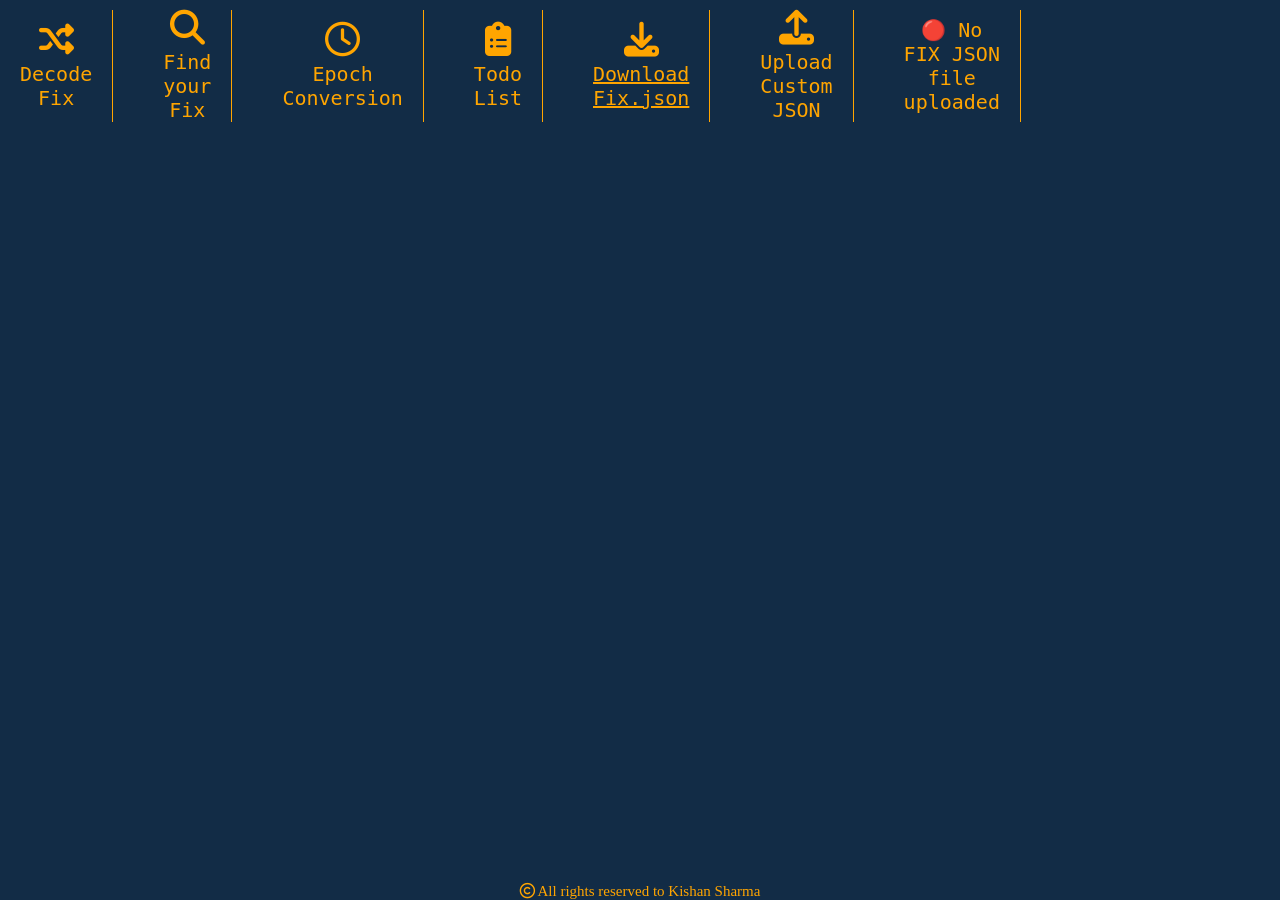
<file: index.html>
<!DOCTYPE html>
<html lang="en">
<!-- making a hot fix over here -->
    <!-- Making new chnages over here  -->
<head>
    <meta charset="UTF-8">
    <meta name="viewport" content="width=device-width, initial-scale=1.0">

    <!-- Font Awesome -->
    <link rel="stylesheet" href="https://cdnjs.cloudflare.com/ajax/libs/font-awesome/6.5.1/css/all.min.css">

    <title>FixTagX</title>
    <link rel="stylesheet" href="customFix.css">
    <script src="customFix.js" defer></script>
</head>

<body>
    <div class="Nav">

        <div class="A">
            <section id="Fix_Convertor">
                <i class="fa-solid fa-shuffle" onclick="updateIframe('DecodeFix.html')"></i>
                <p>Decode Fix</p>
            </section>

            <section id="Find_Fix">
                <i class="fa-solid fa-magnifying-glass" onclick="updateIframe('Find_your_fix.html')"></i>
                <p>Find your Fix </p>
            </section>

            <section id="Epoch_Conversion">
                <i class="fa-regular fa-clock" onclick="updateIframe('Epoch_Convertor.html')"></i>
                <p>Epoch Conversion </p>
            </section>

            <section id="Todo">
                <i class="fa-solid fa-clipboard-list" onclick="updateIframe('toDoList.html')"></i>
                <p>Todo List</p>
            </section>


            <section id="download">
                <a href="ioi_configurations.html" download>
                    <i class="fa-solid fa-download"></i>
                    <p>Download Fix.json</p>
                </a>
            </section>

            <section id="userInputFile">
                <input type="file" id="jsonUploader" accept=".json" style="display:none">
                <i class="fa-solid fa-upload" onclick="triggerUpload()"></i>
                <p>Upload Custom JSON</p>
                <span class="Tool-Tip">**Refresh requried after Upload</span>
            </section>

            <section>
                <p id="uploadStatus"></p>
            </section>
        </div>
    </div>

    <div class="mainContainer">
        <iframe src="" frameborder="0" id="innerFrame">

        </iframe>
    </div>

    <footer>
        <i class="fa-regular fa-copyright"></i>
        <span>All rights reserved to Kishan Sharma</span>
    </footer>

</body>


</html>
</file>
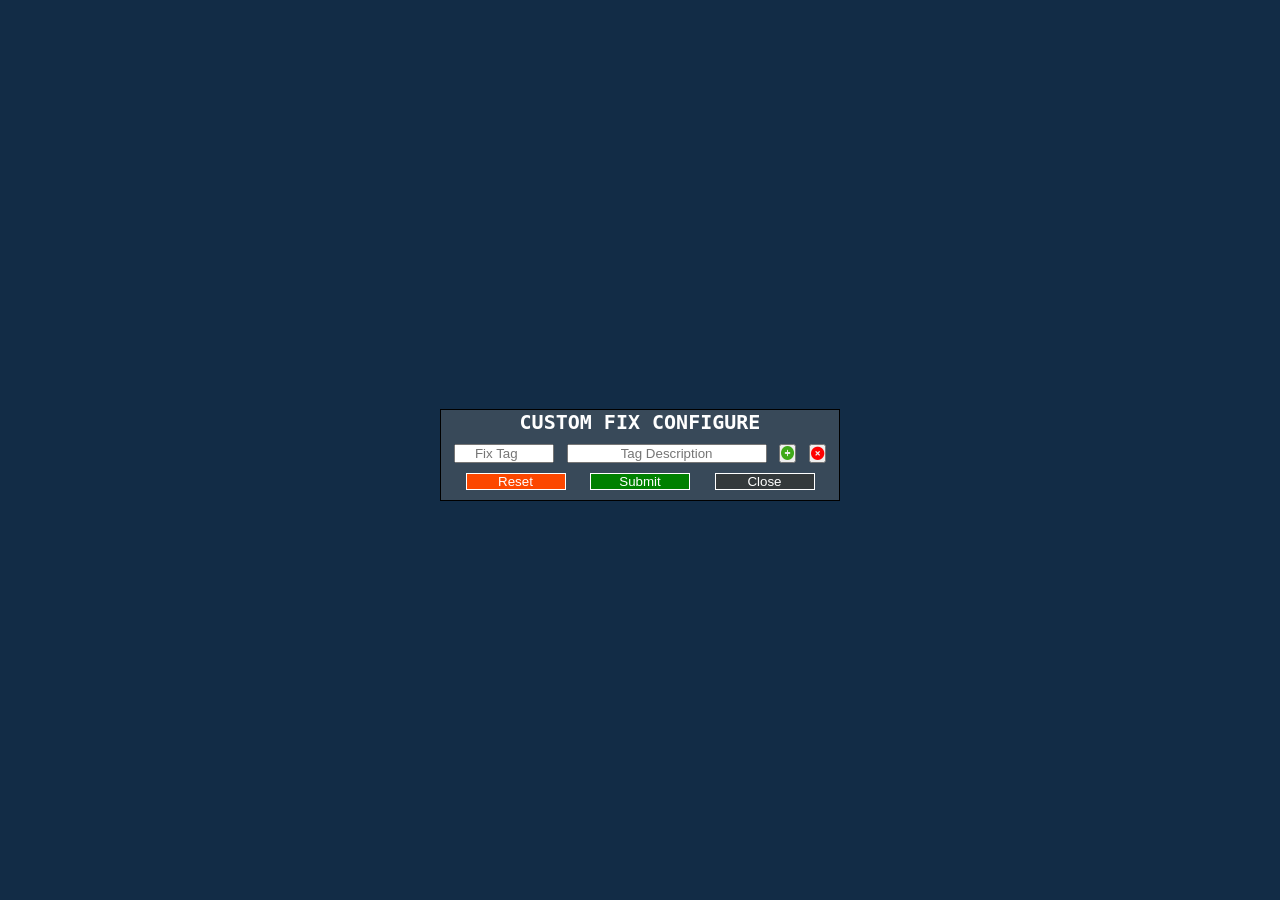
<file: customFix.html>
<!DOCTYPE html>
<html lang="en">

<head>
    <meta charset="UTF-8">
    <meta name="viewport" content="width=device-width, initial-scale=1.0">
    <title>Custom Fix GUI</title>

    <link rel="stylesheet" href="customFix.css">

    <!-- Font Awesome CDN -->
    <link rel="stylesheet" href="https://cdnjs.cloudflare.com/ajax/libs/font-awesome/6.5.1/css/all.min.css">

    <script src="customFix.js" defer></script>
</head>

<body>

    <div class="customFix">
        <h4>CUSTOM FIX CONFIGURE</h4>

        <section class="customFix-A">
            <input type="number" id="Fix_Tag" placeholder="Fix Tag" min="1">
            <input type="text" id="Fix_Tag_desc" placeholder="Tag Description">

            <button id="increment" onclick="increment()">
                <i class="fa-solid fa-circle-plus" style="color:#3fa919;"></i>
            </button>

            <button id="decrement" onclick="decrement()">
                <i class="fa-sharp fa-solid fa-circle-xmark" style="color: #ff0000;"></i>
            </button>
        </section>

        <section class="customFix-B">
            

            <div class="Operations">
                <button id="Reset">Reset</button>
                <button id="Submit">Submit</button>
                <button id="Close">Close</button>
            </div>
        </section>

    </div>

</body>

</html>
</file>
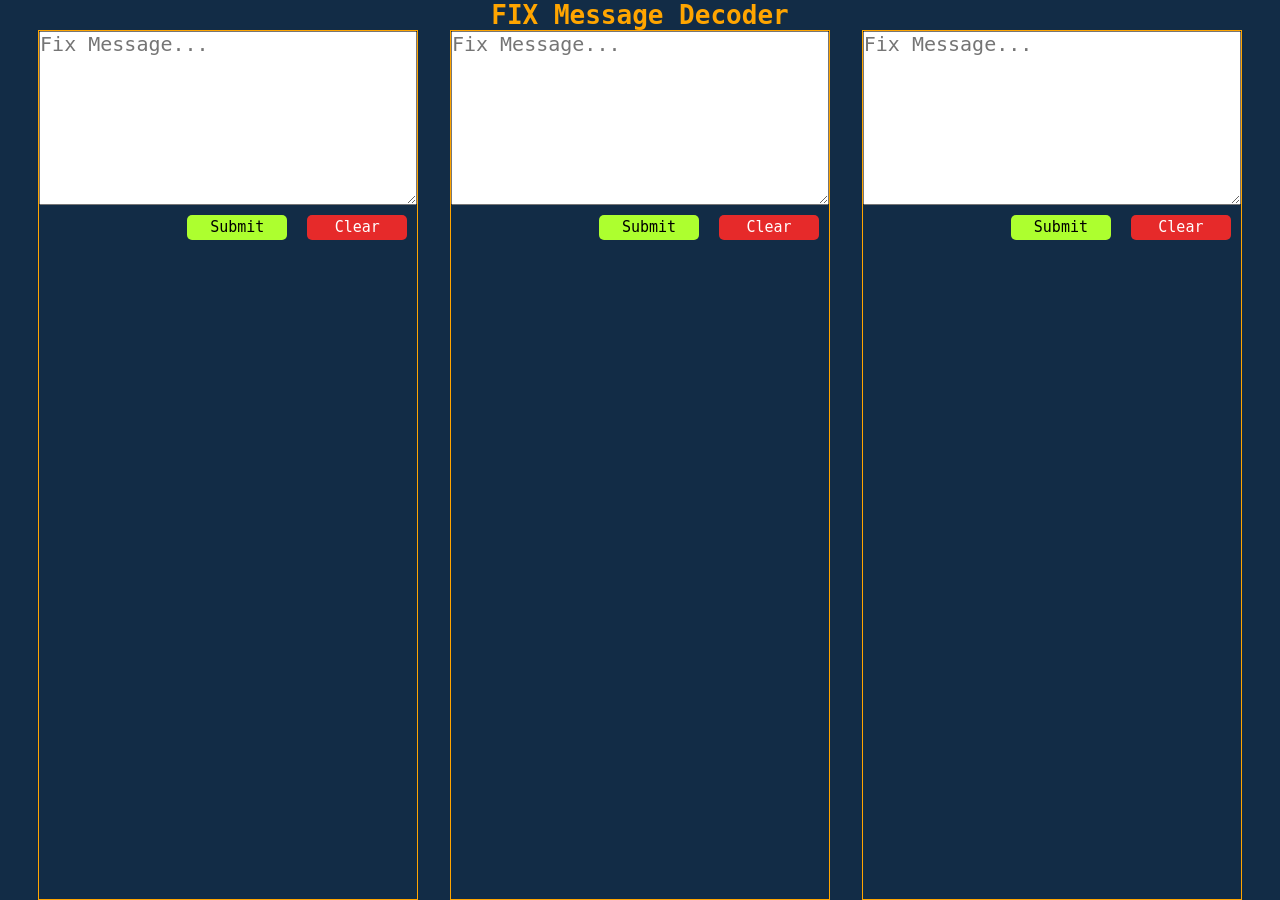
<file: DecodeFix.html>
<!DOCTYPE html>
<html lang="en">

<head>
  <meta charset="UTF-8">
  <meta name="viewport" content="width=device-width, initial-scale=1.0">
  <title>FIX Decoder</title>
  <script src="DecodeFix.js" defer></script>
  <style>
    * {
      margin: 0;
      padding: 0;
      box-sizing: border-box;
      font-family: monospace;
    }

    body {
      background-color: #122c46;
      width: 100vw;
      height: 100vh;
      display: flex;
      flex-direction: column;
      align-items: center;
      overflow: hidden;
    }

    h1 {
      text-align: center;
      color: orange;
    }

    .MainBox {
      width: 99vw;
      height: 100vh;
      display: flex;
      align-items: center;
      justify-content: space-evenly;
    }

    .Box {
      border: 1px solid orange;
      width: 30%;
      height: 100%;
      display: flex;
      flex-direction: column;
    }

    .Box:focus {
      border-color: orange;
      box-shadow: 0 0 20px orange;
    }

    .Box textarea {
      width: 100%;
      height: 20%;
      font-size: 20px;
    }

    .btns {
      margin: 10px;
      display: flex;
      justify-content: end;
      gap: 20px;
    }

    .btns button {
      width: 100px;
      height: 25px;
      font-size: 15px;
      border: none;
      border-radius: 5px;
    }

    .Box button:hover {
      width: 110px;
      height: 30px;
      border: 2px solid white;
    }

    .tagDescription {
      flex: 1; /* take remaining space */
      overflow-y: auto; /* scrollable */
      display: flex;
      flex-direction: column;
    }

    .records {
      margin: 0;
      color: black;
      width: 100%;
      font-size: 18px;
      border-bottom: 1px solid black;
      font-weight: bold;
      padding: 5px;
    }

    .records.even {
      background-color: #74b1ee;
    }

    .records.odd {
      background-color: #BDDDFC;
    }

    .records:hover {
      background-color: rgba(255, 166, 0, 0.932);
      color: black;
      cursor: pointer;
    }

    .submit {
      background-color: greenyellow;
    }

    .clear {
      background-color: rgb(230, 42, 42);
      color: white;
    }
  </style>
</head>

<body>
  <h1>FIX Message Decoder</h1>
  <div class="MainBox">

    <div class="Box" tabindex="0">
      <textarea placeholder="Fix Message..." id="inputA"></textarea>
      <section class="btns">
        <button onclick="convertMessage('inputA','outputA')" class="submit">Submit</button>
        <button class="clear" onclick="clearTextArea('inputA','outputA')">Clear</button>
      </section>
      <section class="tagDescription" id="outputA"></section>
    </div>

    <div class="Box" tabindex="0">
      <textarea placeholder="Fix Message..." id="inputB"></textarea>
      <section class="btns">
        <button onclick="convertMessage('inputB','outputB')" class="submit">Submit</button>
        <button class="clear" onclick="clearTextArea('inputB','outputB')">Clear</button>
      </section>
      <section class="tagDescription" id="outputB"></section>
    </div>

    <div class="Box" tabindex="0">
      <textarea placeholder="Fix Message..." id="inputC"></textarea>
      <section class="btns">
        <button onclick="convertMessage('inputC','outputC')" class="submit">Submit</button>
        <button class="clear" onclick="clearTextArea('inputC','outputC')">Clear</button>
      </section>
      <section class="tagDescription" id="outputC"></section>
    </div>

  </div>

</body>

</html>
</file>
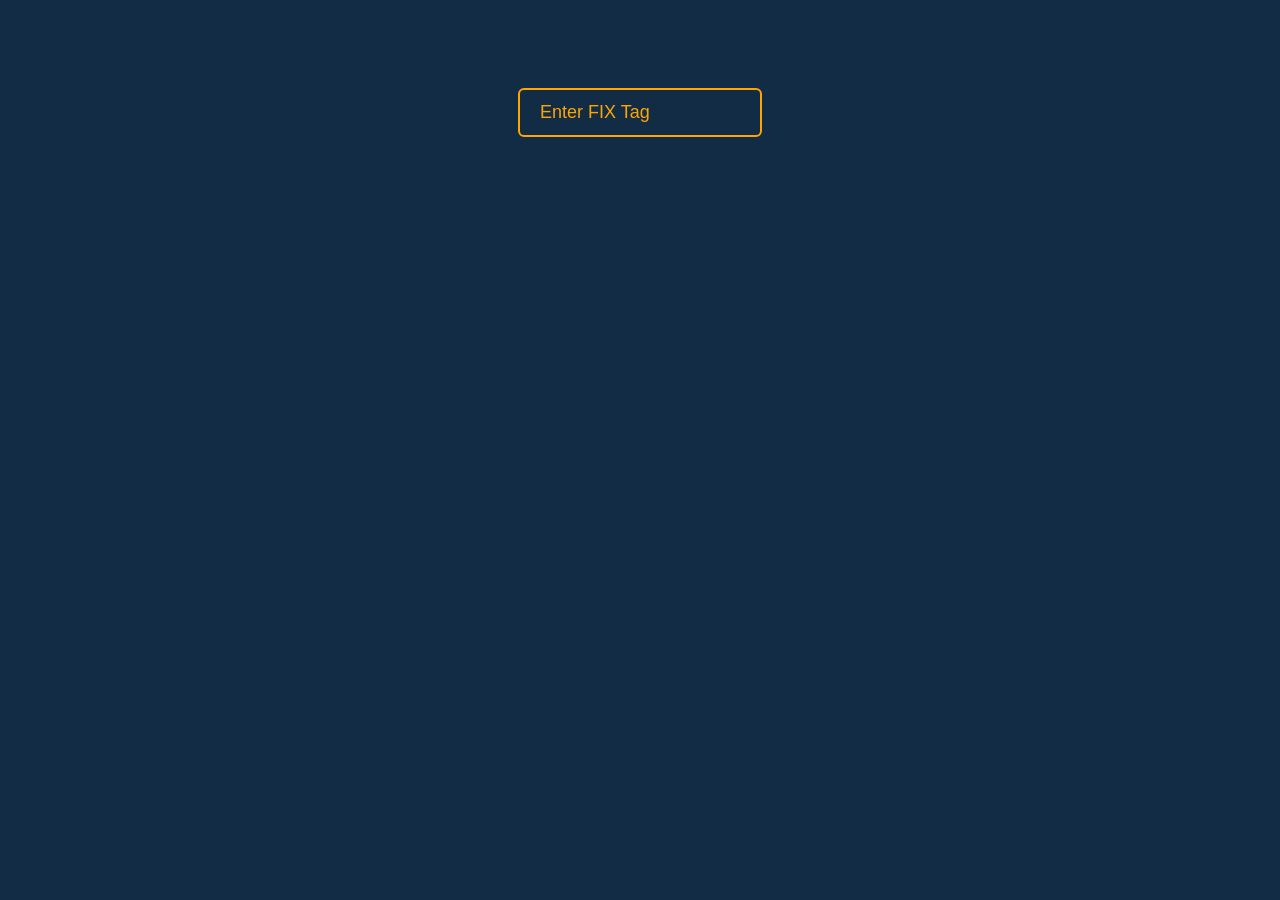
<file: Find_your_fix.html>
<!DOCTYPE html>
<html lang="en">
<head>
  <meta charset="UTF-8" />
  <title>Find You Fix</title>
  <style>
    body {
      font-family: 'Segoe UI', sans-serif;
      background-color: #122c46;
      color: orange;
      padding: 60px 20px;
      text-align: center;
    }

    h1 {
      font-family: monospace;
      margin-bottom: 30px;
      font-size: 2.5em;
      /* Removed text-shadow */
    }

    .input-group {
      margin: 20px auto;
    }

    input[type="number"] {
      padding: 12px 20px;
      font-size: 18px;
      width: 200px;
      border: 2px solid orange;
      border-radius: 6px;
      background-color: #122c46;
      color: orange;
      outline: none;
      transition: border-color 0.3s ease, box-shadow 0.3s ease;
    }

    input[type="number"]::placeholder {
      color: orange;
    }

    input[type="number"]:focus {
      border-color: orange;
      box-shadow: 0 0 8px orange;
      background-color: #122c46;
    }
  </style>
</head>
<body>
  <div class="input-group">
    <input
      type="number"
      id="tag1"
      placeholder="Enter FIX Tag"
      onkeydown="handleEnter(event, 1)"
      autocomplete="off"
      spellcheck="false"
    />
  </div>

  <script>
    let win1 = null;

    function handleEnter(event, inputNumber) {
      if (event.key === 'Enter') {
        const tagValue = document.getElementById('tag' + inputNumber).value.trim();
        if (!tagValue) return;

        const url = `https://www.onixs.biz/fix-dictionary/4.4/tagNum_${tagValue}.html`;

        const screenLeft = window.screenLeft !== undefined ? window.screenLeft : screen.left;
        const screenTop = window.screenTop !== undefined ? window.screenTop : screen.top;
        const width = 600;
        const height = 600;

        const left = screenLeft + (window.innerWidth / 2) - (width / 2);
        const top = screenTop + 250;

        const windowOptions = `width=${width},height=${height},top=${top},left=${left}`;

        if (win1 && !win1.closed) {
          win1.location.href = url;
        } else {
          win1 = window.open(url, 'fixTag1', windowOptions);
        }
      }
    }

    document.addEventListener('click', () => {
      if (win1 && !win1.closed) {
        win1.close();
        win1 = null;
      }
    });
  </script>

</body>
</html>
</file>
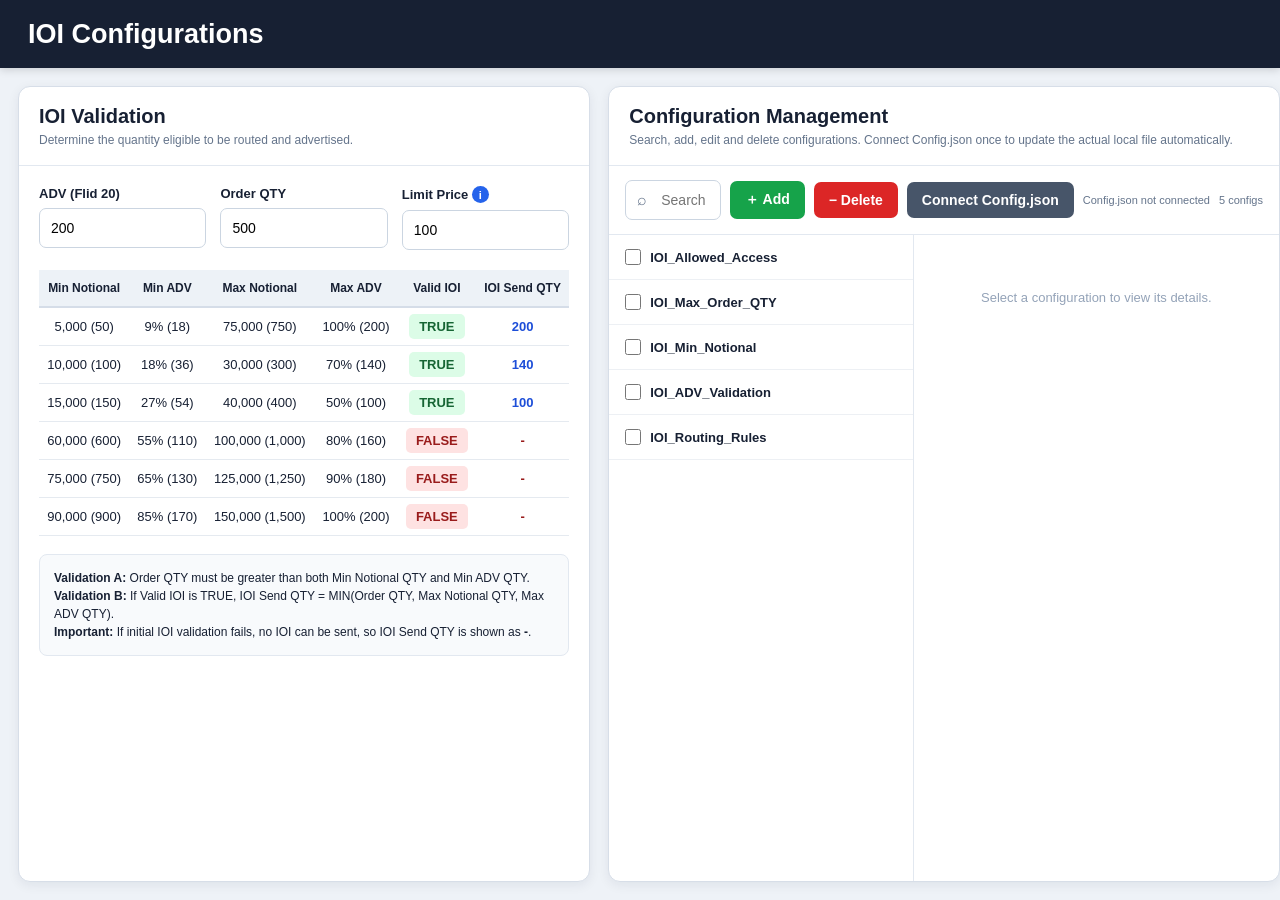
<file: ioi_configurations.html>
<!DOCTYPE html>
<html lang="en">

<head>
    <meta charset="UTF-8">
    <meta name="viewport" content="width=device-width, initial-scale=1.0">
    <title>IOI Configurations</title>
    <style>
        * {
            box-sizing: border-box
        }

        body {
            margin: 0;
            font-family: Arial, Helvetica, sans-serif;
            background: #eef2f7;
            color: #172033
        }

        header {
            height: 68px;
            background: #172033;
            color: #fff;
            display: flex;
            align-items: center;
            padding: 0 28px;
            font-size: 27px;
            font-weight: 700;
            box-shadow: 0 2px 8px rgba(0, 0, 0, .15)
        }

        .page {
            height: calc(100vh - 68px);
            padding: 18px;
            display: grid;
            grid-template-columns: 46% 54%;
            gap: 18px
        }

        .panel {
            background: #fff;
            border: 1px solid #d7dee8;
            border-radius: 12px;
            box-shadow: 0 3px 12px rgba(20, 35, 55, .07);
            overflow: hidden;
            min-height: 0
        }

        .panel-head {
            padding: 18px 20px;
            border-bottom: 1px solid #e2e8f0
        }

        .panel-title {
            font-size: 20px;
            font-weight: 700
        }

        .panel-sub {
            font-size: 12px;
            color: #64748b;
            margin-top: 5px
        }

        .left-body {
            padding: 20px;
            overflow: auto;
            height: calc(100% - 70px)
        }

        .inputs {
            display: grid;
            grid-template-columns: 1fr 1fr 1fr;
            gap: 14px
        }

        label {
            display: block;
            font-size: 13px;
            font-weight: 700;
            margin-bottom: 7px
        }

        input {
            width: 100%;
            padding: 11px;
            border: 1px solid #cbd5e1;
            border-radius: 7px;
            font-size: 14px;
            outline: none
        }

        input:focus {
            border-color: #2563eb;
            box-shadow: 0 0 0 3px rgba(37, 99, 235, .1)
        }

        textarea {
            width: 100%;
            min-height: 135px;
            resize: vertical;
            padding: 11px 12px;
            border: 1px solid #cbd5e1;
            border-radius: 7px;
            font-family: Arial, Helvetica, sans-serif;
            font-size: 14px;
            line-height: 1.45;
            outline: none;
            overflow: auto;
        }

        textarea:focus {
            border-color: #2563eb;
            box-shadow: 0 0 0 3px rgba(37, 99, 235, .1);
        }

        .tooltip {
            position: relative;
            display: inline-flex;
            width: 17px;
            height: 17px;
            align-items: center;
            justify-content: center;
            border-radius: 50%;
            background: #2563eb;
            color: white;
            font-size: 11px;
            cursor: help
        }

        .tooltip span {
            visibility: hidden;
            opacity: 0;
            position: absolute;
            left: 24px;
            top: -7px;
            width: 285px;
            background: #172033;
            color: #fff;
            padding: 10px;
            border-radius: 7px;
            font-size: 12px;
            line-height: 1.4;
            font-weight: 400;
            z-index: 10
        }

        .tooltip:hover span {
            visibility: visible;
            opacity: 1
        }

        table {
            width: 100%;
            border-collapse: collapse;
            margin-top: 20px
        }

        th {
            background: #edf2f7;
            padding: 11px 7px;
            font-size: 12px;
            border-bottom: 2px solid #d5dde8
        }

        td {
            padding: 11px 7px;
            text-align: center;
            border-bottom: 1px solid #e5eaf0;
            font-size: 13px
        }

        .valid {
            background: #dcfce7;
            color: #166534;
            border-radius: 5px;
            padding: 5px 10px;
            font-weight: 800
        }

        .invalid {
            background: #fee2e2;
            color: #991b1b;
            border-radius: 5px;
            padding: 5px 10px;
            font-weight: 800
        }

        .send {
            font-weight: 800;
            color: #1d4ed8
        }

        .dash {
            color: #991b1b;
            font-weight: 800
        }

        .logic {
            margin-top: 18px;
            background: #f8fafc;
            border: 1px solid #e2e8f0;
            border-radius: 8px;
            padding: 14px;
            font-size: 12px;
            line-height: 1.5
        }

        .right {
            display: flex;
            flex-direction: column;
            min-height: 0
        }

        .config-toolbar {
            padding: 14px 16px;
            border-bottom: 1px solid #e2e8f0;
            display: flex;
            gap: 9px;
            align-items: center
        }

        .search {
            flex: 1;
            position: relative
        }

        .search input {
            padding-left: 35px
        }

        .search-icon {
            position: absolute;
            left: 12px;
            top: 11px;
            color: #64748b
        }

        .btn {
            border: 0;
            border-radius: 7px;
            padding: 10px 15px;
            font-weight: 800;
            cursor: pointer;
            color: white;
            font-size: 14px
        }

        .add {
            background: #16a34a
        }

        .delete {
            background: #dc2626
        }

        .save {
            background: #2563eb
        }

        .import {
            background: #475569
        }

        .btn:hover {
            filter: brightness(.94)
        }

        .config-layout {
            display: grid;
            grid-template-columns: 1fr 1.2fr;
            min-height: 0;
            flex: 1
        }

        .config-list {
            border-right: 1px solid #e2e8f0;
            overflow: auto
        }

        .config-item {
            padding: 14px 16px;
            border-bottom: 1px solid #edf0f4;
            display: flex;
            align-items: center;
            gap: 9px;
            cursor: pointer
        }

        .config-item:hover {
            background: #f8fafc
        }

        .config-item.selected {
            background: #eaf2ff;
            border-left: 4px solid #2563eb;
            padding-left: 12px
        }

        .config-item input {
            width: 16px;
            height: 16px;
            margin: 0;
            flex: 0 0 16px
        }

        .config-name {
            font-size: 13px;
            font-weight: 700;
            word-break: break-word
        }

        .details {
            padding: 20px;
            overflow: auto
        }

        .detail-title {
            font-size: 18px;
            font-weight: 800;
            margin-bottom: 18px
        }

        .detail-row {
            margin-bottom: 17px
        }

        .detail-label {
            font-size: 11px;
            text-transform: uppercase;
            color: #64748b;
            font-weight: 800;
            margin-bottom: 6px
        }

        .detail-value {
            background: #f8fafc;
            border: 1px solid #e2e8f0;
            border-radius: 7px;
            padding: 11px;
            font-size: 14px;
            min-height: 40px
        }

        .empty {
            padding: 35px 20px;
            text-align: center;
            color: #94a3b8;
            font-size: 13px
        }

        .modal-bg {
            display: none;
            position: fixed;
            inset: 0;
            background: rgba(15, 23, 42, .45);
            align-items: center;
            justify-content: center;
            z-index: 100
        }

        .modal {
            width: 520px;
            max-width: 92%;
            background: white;
            border-radius: 12px;
            padding: 22px;
            box-shadow: 0 12px 40px rgba(0, 0, 0, .25)
        }

        .modal h2 {
            margin: 0 0 18px
        }

        .modal-row {
            margin-bottom: 13px
        }

        .modal-actions {
            display: flex;
            justify-content: flex-end;
            gap: 9px;
            margin-top: 18px
        }

        .cancel {
            background: #64748b
        }

        .status {
            font-size: 11px;
            color: #64748b;
            margin-left: auto;
            white-space: nowrap
        }

        .hidden-file {
            display: none
        }

        @media(max-width:1000px) {
            .page {
                height: auto;
                grid-template-columns: 1fr
            }

            .config-layout {
                min-height: 600px
            }
        }
    </style>
</head>

<body>

    <header>IOI Configurations</header>

    <div class="page">

        <!-- LEFT: IOI VALIDATION -->
        <section class="panel">
            <div class="panel-head">
                <div class="panel-title">IOI Validation</div>
                <div class="panel-sub">Determine the quantity eligible to be routed and advertised.</div>
            </div>

            <div class="left-body">
                <div class="inputs">
                    <div>
                        <label>ADV (Flid 20)</label>
                        <input id="adv" type="number" min="0" step="any" value="200" oninput="calculateIOI()">
                    </div>
                    <div>
                        <label>Order QTY</label>
                        <input id="orderQty" type="number" min="0" step="any" value="500" oninput="calculateIOI()">
                    </div>
                    <div>
                        <label>Limit Price
                            <span class="tooltip">i
                                <span>If MKT order, enter Last Price, Mid Price, or Close Price for the notional
                                    calculation.</span>
                            </span>
                        </label>
                        <input id="price" type="number" min="0" step="any" value="100" oninput="calculateIOI()">
                    </div>
                </div>

                <table>
                    <thead>
                        <tr>
                            <th>Min Notional</th>
                            <th>Min ADV</th>
                            <th>Max Notional</th>
                            <th>Max ADV</th>
                            <th>Valid IOI</th>
                            <th>IOI Send QTY</th>
                        </tr>
                    </thead>
                    <tbody id="ioiBody"></tbody>
                </table>

                <div class="logic">
                    <b>Validation A:</b> Order QTY must be greater than both Min Notional QTY and Min ADV QTY.<br>
                    <b>Validation B:</b> If Valid IOI is TRUE, IOI Send QTY = MIN(Order QTY, Max Notional QTY, Max ADV
                    QTY).<br>
                    <b>Important:</b> If initial IOI validation fails, no IOI can be sent, so IOI Send QTY is shown as
                    <b>-</b>.
                </div>
            </div>
        </section>

        <!-- RIGHT: CONFIGURATION MANAGEMENT -->
        <section class="panel right">
            <div class="panel-head">
                <div class="panel-title">Configuration Management</div>
                <div class="panel-sub">Search, add, edit and delete configurations. Connect Config.json once to update
                    the actual local file automatically.</div>
            </div>

            <div class="config-toolbar">
                <div class="search">
                    <span class="search-icon">⌕</span>
                    <input id="search" type="text" placeholder="Search configuration name..." oninput="filterConfigs()">
                </div>
                <button class="btn add" onclick="openAddModal()">＋ Add</button>
                <button class="btn delete" onclick="deleteSelected()">− Delete</button>
                <button class="btn import" onclick="connectConfigFile()">Connect Config.json</button>
                <span id="fileStatus" class="status">Config.json not connected</span>
                <span id="status" class="status">5 configs</span>
            </div>

            <div class="config-layout">
                <div class="config-list" id="configList"></div>

                <div class="details" id="details">
                    <div class="empty">Select a configuration to view its details.</div>
                </div>
            </div>
        </section>

    </div>

    <!-- ADD / EDIT MODAL -->
    <div class="modal-bg" id="modalBg">
        <div class="modal">
            <h2 id="modalTitle">Add Configuration</h2>

            <div class="modal-row">
                <label>Config Name</label>
                <input id="cfgName" type="text" placeholder="e.g. IOI_Allowed_Access">
            </div>

            <div class="modal-row">
                <label>Config Level</label>
                <input id="cfgLevel" type="text" placeholder="e.g. ACCOUNT">
            </div>

            <div class="modal-row">
                <label>Config Description</label>
                <textarea id="cfgDescription" rows="6" placeholder="Configuration description"></textarea>
            </div>

            <div class="modal-actions">
                <button class="btn cancel" onclick="closeModal()">Cancel</button>
                <button class="btn save" onclick="saveConfig()">Save</button>
            </div>
        </div>
    </div>

    <script>
        /*
        LOCAL FILE WORKFLOW:
        The user connects Config.json once using the browser file picker.
        The File System Access API then keeps a file handle and writes
        changes directly back to that SAME Config.json after Add/Edit/Delete.
        
        No repeated download is required.
        
        If the browser does not support the File System Access API, the page
        shows a clear message instead of pretending that the file was updated.
        */

        let configs = [
            {
                "Name": "IOI_Allowed_Access",
                "Config Level": "ACCOUNT",
                "Config description": "Controls whether IOI access is allowed for an account."
            },
            {
                "Name": "IOI_Max_Order_QTY",
                "Config Level": "ORDER",
                "Config description": "Defines the maximum order quantity allowed for IOI processing."
            },
            {
                "Name": "IOI_Min_Notional",
                "Config Level": "ORDER",
                "Config description": "Defines the minimum notional threshold used during IOI validation."
            },
            {
                "Name": "IOI_ADV_Validation",
                "Config Level": "SECURITY",
                "Config description": "Controls ADV based validation and advertised quantity limits."
            },
            {
                "Name": "IOI_Routing_Rules",
                "Config Level": "ROUTING",
                "Config description": "Defines routing related rules used when an IOI is eligible for sending."
            }
        ];

        let selectedIndex = null;
        let editingIndex = null;

        function num(id) {
            const v = parseFloat(document.getElementById(id).value);
            return Number.isFinite(v) ? v : 0;
        }

        function fmt(v) {
            if (!Number.isFinite(v)) return "0";
            return Number.isInteger(v) ? v.toLocaleString() : v.toLocaleString(undefined, { maximumFractionDigits: 4 });
        }

        function qtyNotional(amount, price) {
            return price > 0 ? amount / price : 0;
        }

        function qtyADV(percent, adv) {
            return adv * (percent / 100);
        }

        /*
        Exactly 3 valid + 3 invalid configurations are generated for the
        current IOI inputs. Min/Max ADV are percentages; ADV itself is the
        user-entered numeric quantity.
        */
        function makeIOIConfigs() {
            const adv = num("adv"), order = num("orderQty"), price = num("price");
            if (adv <= 0 || order <= 0 || price <= 0) return [];

            const value = order * price;

            // Keep Min ADV safely below order qty for valid rows.
            const safePct = Math.max(0.01, Math.min(45, (order / adv) * 100 * 0.65));

            return [
                { minNotional: value * .10, minAdv: safePct * .20, maxNotional: value * 1.50, maxAdv: 100 },
                { minNotional: value * .20, minAdv: safePct * .40, maxNotional: value * .60, maxAdv: 70 },
                { minNotional: value * .30, minAdv: safePct * .60, maxNotional: value * .80, maxAdv: 50 },

                // These are guaranteed invalid because Min Notional QTY > Order QTY.
                { minNotional: value * 1.20, minAdv: 55, maxNotional: value * 2.00, maxAdv: 80 },
                { minNotional: value * 1.50, minAdv: 65, maxNotional: value * 2.50, maxAdv: 90 },
                { minNotional: value * 1.80, minAdv: 85, maxNotional: value * 3.00, maxAdv: 100 }
            ];
        }

        function calculateIOI() {
            const rows = makeIOIConfigs();
            const adv = num("adv"), order = num("orderQty"), price = num("price");
            const body = document.getElementById("ioiBody");
            body.innerHTML = "";

            if (!rows.length) return;

            rows.forEach(c => {
                const minN = qtyNotional(c.minNotional, price);
                const minA = qtyADV(c.minAdv, adv);
                const maxN = qtyNotional(c.maxNotional, price);
                const maxA = qtyADV(c.maxAdv, adv);

                const valid = order > minN && order > minA;
                const send = valid ? Math.min(order, maxN, maxA) : null;

                const tr = document.createElement("tr");
                tr.innerHTML = `
            <td class="value">${fmt(c.minNotional)} (${fmt(minN)})</td>
            <td class="value">${fmt(c.minAdv)}% (${fmt(minA)})</td>
            <td class="value">${fmt(c.maxNotional)} (${fmt(maxN)})</td>
            <td class="value">${fmt(c.maxAdv)}% (${fmt(maxA)})</td>
            <td>${valid ? '<span class="valid">TRUE</span>' : '<span class="invalid">FALSE</span>'}</td>
            <td class="send">${send === null ? '<span class="dash">-</span>' : fmt(send)}</td>
        `;
                body.appendChild(tr);
            });
        }

        function renderConfigs() {
            const list = document.getElementById("configList");
            const query = document.getElementById("search").value.trim().toLowerCase();

            list.innerHTML = "";

            const matches = configs.map((cfg, index) => ({ cfg, index }))
                .filter(x => x.cfg.Name.toLowerCase().includes(query));

            if (!matches.length) {
                list.innerHTML = '<div class="empty">No matching configuration.</div>';
                document.getElementById("status").textContent = "0 configs";
                return;
            }

            document.getElementById("status").textContent =
                matches.length + " config" + (matches.length === 1 ? "" : "s");

            matches.forEach(({ cfg, index }) => {
                const item = document.createElement("div");
                item.className = "config-item" + (selectedIndex === index ? " selected" : "");

                item.innerHTML = `
            <input type="checkbox"
                   data-index="${index}"
                   onclick="event.stopPropagation()">
            <div class="config-name">${escapeHTML(cfg.Name)}</div>
        `;

                item.onclick = () => selectConfig(index);
                list.appendChild(item);
            });
        }

        function filterConfigs() {
            renderConfigs();
        }

        function selectConfig(index) {
            selectedIndex = index;
            renderConfigs();

            const cfg = configs[index];
            document.getElementById("details").innerHTML = `
        <div class="detail-title">${escapeHTML(cfg.Name)}</div>

        <div class="detail-row">
            <div class="detail-label">Config Level</div>
            <div class="detail-value">${escapeHTML(cfg["Config Level"])}</div>
        </div>

        <div class="detail-row">
            <div class="detail-label">Config Description</div>
            <div class="detail-value">${escapeHTML(cfg["Config description"])}</div>
        </div>

        <div style="display:flex;gap:9px;margin-top:22px">
            <button class="btn save" onclick="editSelected()">Edit</button>
            <button class="btn delete" onclick="deleteSingle(${index})">Delete</button>
        </div>
    `;
        }

        function escapeHTML(value) {
            return String(value ?? "")
                .replaceAll("&", "&amp;")
                .replaceAll("<", "&lt;")
                .replaceAll(">", "&gt;")
                .replaceAll('"', "&quot;")
                .replaceAll("'", "&#039;");
        }

        function openAddModal() {
            editingIndex = null;
            document.getElementById("modalTitle").textContent = "Add Configuration";
            document.getElementById("cfgName").value = "";
            document.getElementById("cfgLevel").value = "";
            document.getElementById("cfgDescription").value = "";
            document.getElementById("modalBg").style.display = "flex";
        }

        function editSelected() {
            if (selectedIndex === null) return;

            editingIndex = selectedIndex;
            const cfg = configs[selectedIndex];

            document.getElementById("modalTitle").textContent = "Edit Configuration";
            document.getElementById("cfgName").value = cfg.Name;
            document.getElementById("cfgLevel").value = cfg["Config Level"];
            document.getElementById("cfgDescription").value = cfg["Config description"];
            document.getElementById("modalBg").style.display = "flex";
        }

        function closeModal() {
            document.getElementById("modalBg").style.display = "none";
        }

        function saveConfig() {
            const name = document.getElementById("cfgName").value.trim();
            const level = document.getElementById("cfgLevel").value.trim();
            const description = document.getElementById("cfgDescription").value.trim();

            if (!name || !level || !description) {
                setFileStatus("Please complete all configuration fields", false);
                return;
            }

            const duplicate = configs.some((c, i) =>
                c.Name.toLowerCase() === name.toLowerCase() && i !== editingIndex
            );

            if (duplicate) {
                setFileStatus("Configuration name already exists", false);
                return;
            }

            const cfg = {
                "Name": name,
                "Config Level": level,
                "Config description": description
            };

            if (editingIndex === null) {
                configs.push(cfg);
            } else {
                configs[editingIndex] = cfg;
            }

            selectedIndex = editingIndex === null ? configs.length - 1 : editingIndex;

            closeModal();
            renderConfigs();
            selectConfig(selectedIndex);

            // Persist the change directly into the connected Config.json.
            saveConfigToActualFile();
        }

        function getCheckedIndexes() {
            return [...document.querySelectorAll('#configList input[type="checkbox"]:checked')]
                .map(x => Number(x.dataset.index));
        }

        function deleteSelected() {
            const indexes = getCheckedIndexes();

            if (!indexes.length) {
                setFileStatus("Select at least one configuration", false);
                return;
            }

            configs = configs.filter((_, i) => !indexes.includes(i));

            selectedIndex = null;
            document.getElementById("details").innerHTML =
                '<div class="empty">Select a configuration to view its details.</div>';

            renderConfigs();
            saveConfigToActualFile();
        }

        function deleteSingle(index) {
            configs.splice(index, 1);
            selectedIndex = null;

            document.getElementById("details").innerHTML =
                '<div class="empty">Select a configuration to view its details.</div>';

            renderConfigs();
            saveConfigToActualFile();
        }


        // ------------------------------------------------------------
        // Config.json direct file persistence
        // ------------------------------------------------------------

        const HANDLE_DB_NAME = "IOIConfigDB";
        const HANDLE_STORE = "handles";
        const HANDLE_KEY = "configFileHandle";

        function setFileStatus(message, ok = false) {
            const el = document.getElementById("fileStatus");
            if (!el) return;
            el.textContent = message;
            el.style.color = ok ? "#15803d" : "#64748b";
        }

        function openHandleDB() {
            return new Promise((resolve, reject) => {
                const request = indexedDB.open(HANDLE_DB_NAME, 1);

                request.onupgradeneeded = () => {
                    const db = request.result;
                    if (!db.objectStoreNames.contains(HANDLE_STORE)) {
                        db.createObjectStore(HANDLE_STORE);
                    }
                };

                request.onsuccess = () => resolve(request.result);
                request.onerror = () => reject(request.error);
            });
        }

        async function storeFileHandle(handle) {
            try {
                const db = await openHandleDB();

                await new Promise((resolve, reject) => {
                    const tx = db.transaction(HANDLE_STORE, "readwrite");
                    tx.objectStore(HANDLE_STORE).put(handle, HANDLE_KEY);
                    tx.oncomplete = resolve;
                    tx.onerror = () => reject(tx.error);
                });

                db.close();
            } catch (err) {
                console.warn("Could not persist file handle:", err);
            }
        }

        async function getStoredFileHandle() {
            try {
                const db = await openHandleDB();

                const handle = await new Promise((resolve, reject) => {
                    const tx = db.transaction(HANDLE_STORE, "readonly");
                    const request = tx.objectStore(HANDLE_STORE).get(HANDLE_KEY);
                    request.onsuccess = () => resolve(request.result);
                    request.onerror = () => reject(request.error);
                });

                db.close();
                return handle || null;
            } catch (err) {
                return null;
            }
        }

        async function verifyHandlePermission(handle, write = false) {
            if (!handle) return false;

            try {
                const options = { mode: write ? "readwrite" : "read" };

                if (handle.queryPermission) {
                    const permission = await handle.queryPermission(options);
                    if (permission === "granted") return true;
                }

                if (handle.requestPermission) {
                    const permission = await handle.requestPermission(options);
                    return permission === "granted";
                }

                return true;
            } catch (err) {
                return false;
            }
        }

        async function readConfigFromHandle(handle) {
            const file = await handle.getFile();
            const text = await file.text();
            const parsed = JSON.parse(text);

            if (!Array.isArray(parsed)) {
                throw new Error("Config.json must contain a JSON array.");
            }

            parsed.forEach(x => {
                if (!x.Name || !x["Config Level"] || !x["Config description"]) {
                    throw new Error(
                        "Every configuration must contain Name, Config Level and Config description."
                    );
                }
            });

            configs = parsed;
        }

        async function connectConfigFile() {
            if (!window.showOpenFilePicker) {
                setFileStatus("Use Chrome or Edge for direct Config.json updates", false);
                return;
            }

            try {
                const [handle] = await window.showOpenFilePicker({
                    multiple: false,
                    types: [{
                        description: "Configuration JSON",
                        accept: { "application/json": [".json"] }
                    }]
                });

                if (!handle) return;

                if (handle.name.toLowerCase() !== "config.json") {
                    setFileStatus("Please select Config.json", false);
                    return;
                }

                const permitted = await verifyHandlePermission(handle, true);

                if (!permitted) {
                    setFileStatus("Write permission not granted", false);
                    return;
                }

                await readConfigFromHandle(handle);
                await storeFileHandle(handle);

                setFileStatus("Config.json connected ✓", true);

                selectedIndex = null;
                document.getElementById("details").innerHTML =
                    '<div class="empty">Select a configuration to view its details.</div>';

                renderConfigs();

                setFileStatus("Config.json connected ✓", true);
            } catch (err) {
                if (err && err.name === "AbortError") return;
                alert("Could not connect Config.json: " + err.message);
            }
        }

        async function restoreConfigFileConnection() {
            const handle = await getStoredFileHandle();

            if (!handle) {
                setFileStatus("Config.json not connected");
                return;
            }

            try {
                const permitted = await verifyHandlePermission(handle, false);

                if (!permitted) {
                    setFileStatus("Click Connect Config.json");
                    return;
                }

                await readConfigFromHandle(handle);
                setFileStatus("Config.json connected ✓", true);
                renderConfigs();
            } catch (err) {
                setFileStatus("Config.json not connected");
            }
        }

        async function saveConfigToActualFile() {
            const handle = await getStoredFileHandle();

            if (!handle) {
                setFileStatus("Connect Config.json first");
                return false;
            }

            try {
                const permitted = await verifyHandlePermission(handle, true);

                if (!permitted) {
                    setFileStatus("Write permission required");
                    setFileStatus("Connect Config.json first", false);
                    return false;
                }

                const writable = await handle.createWritable();

                await writable.write(
                    JSON.stringify(configs, null, 4)
                );

                await writable.close();

                setFileStatus("Saved to Config.json ✓", true);
                return true;
            } catch (err) {
                setFileStatus("Save failed");
                setFileStatus("Could not update Config.json", false);
                return false;
            }
        }

        // Initial rendering
        renderConfigs();
        calculateIOI();

        // Reconnect to the previously selected Config.json when possible.
        restoreConfigFileConnection();
    </script>

</body>

</html>
</file>
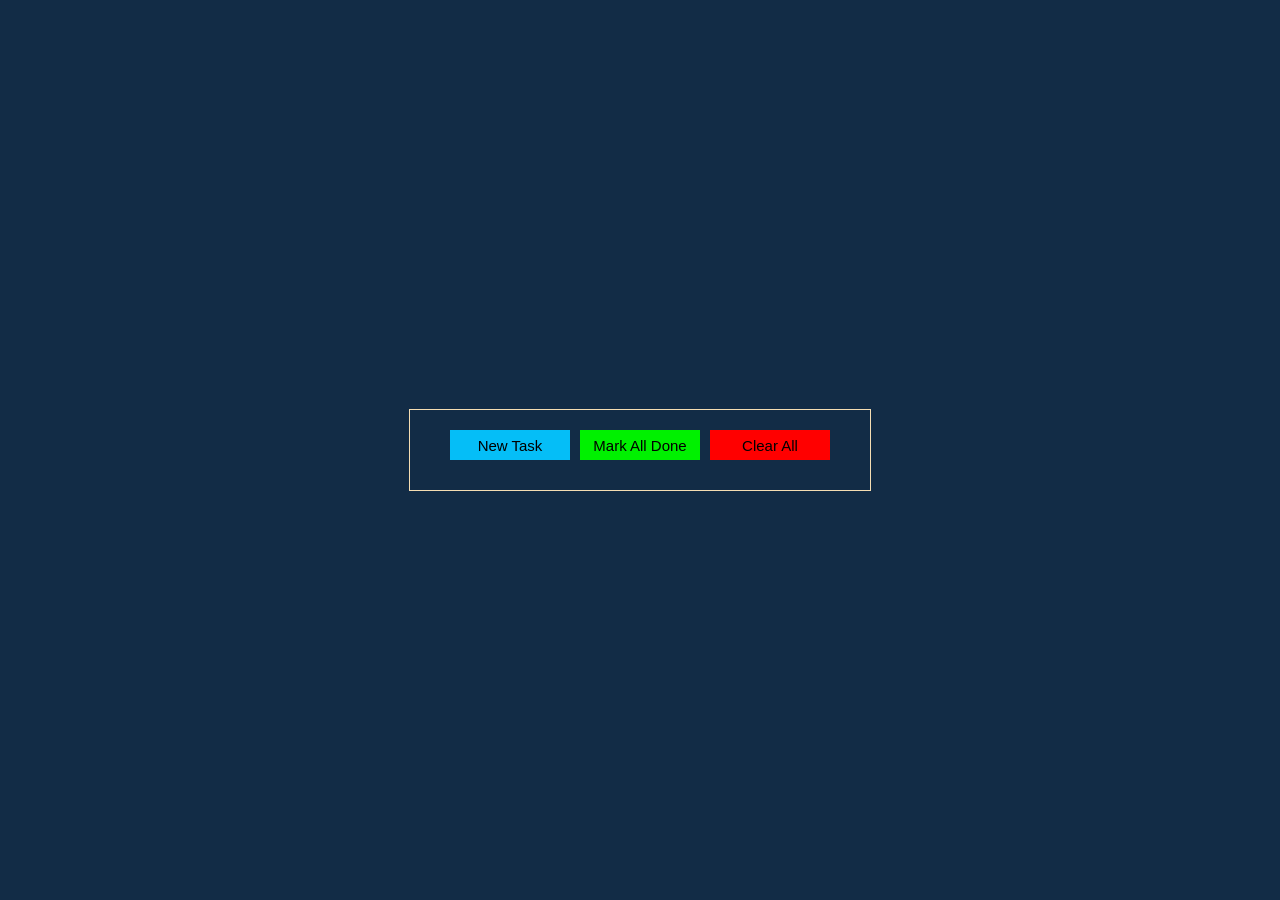
<file: toDoList.html>
<!DOCTYPE html>
<html lang="en">

<head>
    <meta charset="UTF-8">
    <meta name="viewport" content="width=device-width, initial-scale=1.0">
    <title>Document</title>
    <style>
        * {
            margin: 0px;
            padding: 0px;
        }

        body {
            background-color: #122c46;
            width: 100vw;
            height: 100vh;
            display: flex;
            justify-content: center;
            align-items: center;
        }

        .toDoList {
            border: 1px solid wheat;
            padding: 20px;
            width: 420px;
            height: auto;
            display: flex;
            flex-direction: column;
            align-items: center;

            overflow: hidden;
        }

        .userTask {
            display: flex;
            justify-content: center;
            align-items: center;
            width: 100%;
            gap: 10px;
        }

        .userTask button {
            background-color: transparent;
            font-size: 20px;
        }

        .userTask textarea {
            width: 90%;
            height: auto;
            font-size: 20px;
            background-color: transparent;
            border: none;
            color: wheat;
            font-family: monospace;
            border-bottom: 1px solid wheat;
            font-size: 17px;
            text-align: center;

        }

        .operationBtn {
            display: flex;
            justify-content: space-evenly;
            margin-bottom: 10px;
            gap: 10px;
        }

        button {
            width: 120px;
            height: 30px;
            font-size: 15px;
            border: none;
            background-color: transparent;
        }

        .New_Task {
            background-color: rgb(5, 190, 247);
        }

        .Mark_All {
            background-color: rgb(0, 241, 0);
        }


        .ClearAll {
            background-color: red;
        }

        .operationBtn button:hover {
            background-color: wheat;
            color: black;
            transform: scale(1.05); 
        }

        .disable {
            opacity: 0.5;
            cursor: not-allowed;
        }
    </style>
</head>

<body>


    <!-- text-decoration: line-through;  this i need to us e -->
    <!-- All ways remember id has the highest priority so when ever you use focus and hover it wont affect totaaly 
     some fields would remain the same -->

    <div class="toDoList">
        <div class="operationBtn">
            <button class="New_Task" id="NewTask" onclick="NewTask()">New Task </button>
            <button class="Mark_All" onclick="MarkAll()">Mark All Done</button>
            <button class="ClearAll" onclick="ClearAll()">Clear All</button>
        </div>




    </div>

</body>

<script defer>

    let toDoList = document.getElementsByClassName("toDoList")[0];
    let Btns = document.getElementsByClassName("operationBtn")[0];

    let taskCount = 0;

    function NewTask() {
        taskCount++;

        if (document.getElementById("Warning")) {
            return;
        }


        if (taskCount > 10) {

            let warning = document.createElement('h3');
            let NewTask = document.getElementById("NewTask");
            NewTask.className = "disable";

            warning.id = "Warning"
            warning.innerText = "**Task Limit Full , Don't Overload Yourself !!"
            warning.style.color = "red";
            Btns.insertAdjacentElement("afterend", warning);

            return;
        }
        let task = document.createElement('section');
        task.className = "userTask";

        let input = document.createElement('textarea');
        input.type = "text";
        input.placeholder = "Enter the task...";

        let butt = document.createElement('button');
        butt.innerText = "❌";
        butt.className = `Status`;
        butt.onclick = function () {
            if (butt.innerText === "❌") {
                butt.innerText = "✅";
                input.style.textDecoration = "line-through";
            }

            else {
                butt.innerText = "❌";
                input.style.textDecoration = "none";
            }
        }

        task.insertAdjacentElement("beforeend", input);
        task.insertAdjacentElement("beforeend", butt);

        toDoList.insertAdjacentElement("beforeend", task);

    }

    function MarkAll() {
        let AllBtn = document.getElementsByClassName('Status')

        for (let x = 0; x < AllBtn.length; x++) {
            if (AllBtn[x].innerText === "❌") {
                AllBtn[x].click();
            }
        }

    }

    function ClearAll() {
        let userTask = document.getElementsByClassName("userTask");
        let NewTask = document.getElementById("NewTask");
        NewTask.className = "New_Task";
        // here not increment x because when a element is remove from DOM 0 is reemove now the index 1 will shift to Zero
        for (let x = 0; x < userTask.length;) {
            userTask[x].remove();
        }

        if (document.getElementById("Warning")) {
            document.getElementById("Warning").remove();
        }
        taskCount = 0;
    }

</script>

</html>
</file>
<file: customFix.css>
*{
    margin: 0;
    padding: 0;
    box-sizing: border-box;
}

a{
    color: orange;
}
body{
    width: 100vw;
    height: 100vh;
    background-color: #122c46;
    padding-top: 10px;   /* 👈 space at top */
    overflow: hidden;
    display: flex;
    justify-content: center;
    align-items: center;
    flex-direction: column;
}

.Nav{
    width: 100vw;
    display: flex;
    /* border: 2px solid yellow; */
}

.A{
    width: 60%;
    padding-left: 20px;
    display: flex;
    justify-content: start;
    text-align: center;
    color: orange;
    gap: 50px;
    font-family: monospace;
    font-size: 20px;
}

.B{
    width: 40%;
    display: flex;
    justify-content: end;
    text-align: center;
    color: orange;
    padding-right: 20px;
    font-family: monospace;
    font-size: 20px;
}

.Nav i {
    width: 40px;
    height: 40px;
    font-size: 35px;
    color: orange;
}

.Nav i:hover {
   color: whitesmoke;
   font-size: 43px;
}

.A section{
    border-right: 1px solid orange;
    padding-right: 20px;
}

.Nav section{
    display: flex;
    flex-direction: column;
    justify-content: center;
    align-items: center;
}

.mainContainer{
    margin-top: 15px;
    width: 99vw;
    height: 90%;
    display: flex;
    justify-content: center;
    align-items: center;
}

#innerFrame{
    /* background-color: #ffee00; */
    width: 100%;
    height: 95%;
}



/* from here the style for the custom fix tag tags  */

.customFix{
    border: 1px solid black;
    background-color: #384959;
    width: 400px;
    height: auto;
}

.customFix h4{
    color: white;
    text-align: center;
    font-family: monospace;
    font-size: 20px;
}

.customFix-A{
    margin-top: 10px;
    display: flex;
    justify-content: space-evenly;
    align-items: center;
}

#Fix_Tag{
    width: 100px;
    text-align: center;
}

#Fix_Tag_desc{
    width: 200px;
    text-align: center;
}

input:hover{
    background-color: #BDDDFC;
    color: black;
}
.customFix-B{
    margin-bottom: 10px;
    display: flex;
    flex-direction: column;
    
}
 
.Tags{
    margin-top: 10px;
    display: flex;
    justify-content: space-evenly;
}

.Operations{
    display: flex;
    justify-content: space-evenly;
}

#Submit{
    width: 100px;
    margin-top: 10px;
    background-color: green;
    color: white;
    border: 1px solid white
}

#Reset{
    width: 100px;
    margin-top: 10px;
    background-color: rgb(252, 71, 0);
    color: white;
    border: 1px solid white
}

#Close{
    width: 100px;
    margin-top: 10px;
    background-color: rgb(52, 57, 59);
    color: white;
    border: 1px solid white
}
.fix_index{
    width: 100px;
    text-align: center;
}

.fix_index_desc{
    width: 200px;
    text-align: center;
}



/* Tooltip container must be relative */
#userInputFile {
    position: relative;
}

/* Tooltip text */
.Tool-Tip {
    position: absolute;
    left: 105%;
    top: 50%;
    transform: translateY(-50%);
    background-color: #000;
    color: #fff;
    padding: 5px 8px;
    font-size: 11px;
    border-radius: 4px;
    white-space: nowrap;
    visibility: hidden;
    z-index: 100;
}

/* Show tooltip on hover */
#userInputFile:hover .Tool-Tip {
    visibility: visible;
    font-size: 20px;
    font-family: monospace;
}

footer{
    color: orange;
    font-size: 15px;
}
</file>
